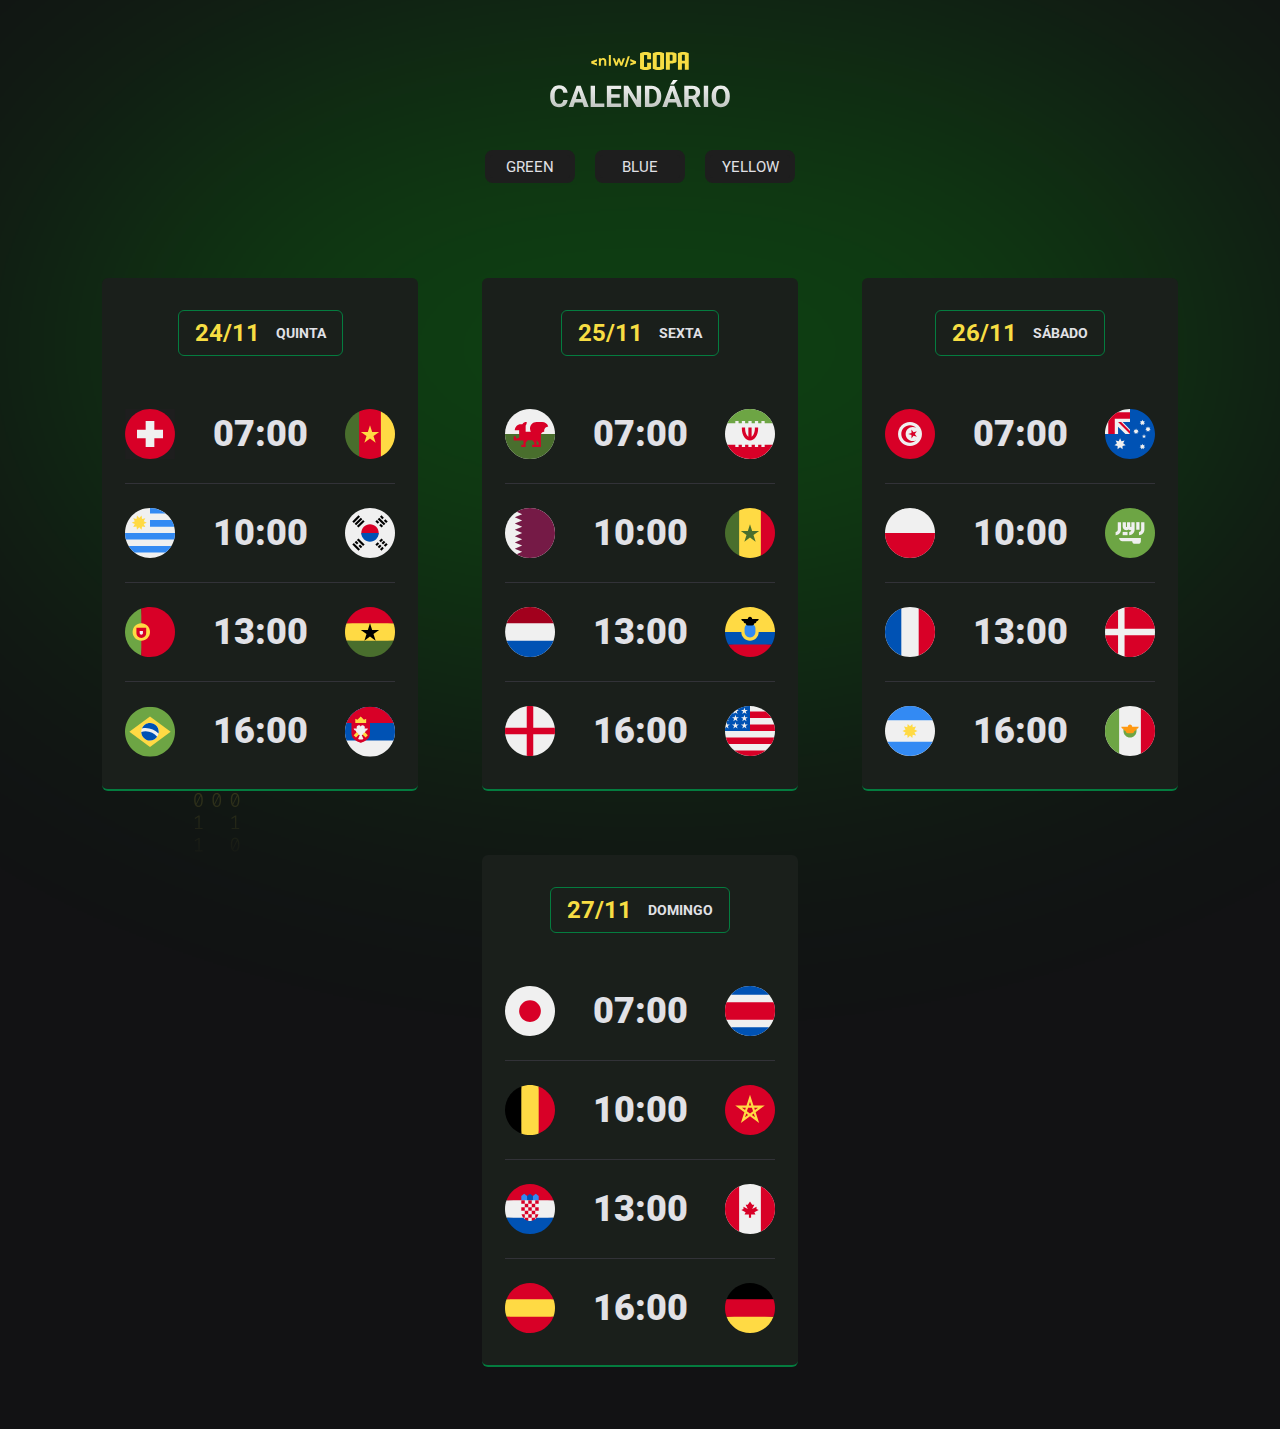
<file: index.html>
<!DOCTYPE html>
<html lang="pt-br">

    <head>
        <link rel="preconnect" href="https://fonts.googleapis.com">
        <link rel="preconnect" href="https://fonts.gstatic.com" crossorigin>
        <link href="https://fonts.googleapis.com/css2?family=Roboto:wght@500;700;900&display=swap" rel="stylesheet">
        <meta charset="UTF-8">
        <meta http-equiv="X-UA-Compatible" content="IE=edge">
        <meta name="viewport" content="width=device-width, initial-scale=1.0">
        <link rel="stylesheet" href="style.css">
        <title>Calendário de Jogos - NLW Copa</title>
    </head>
    <body id="body" class="">
        <div id="app">
            <header>
                <img src="./assets/logo.svg" alt="Logo da NLW">
                <ul>
                    <li onclick="changeSiteLayoutGreen(), imageTransitionAnimation()">Green</li>
                    <li onclick="changeSiteLayoutBlue(), imageTransitionAnimation()">Blue</li>
                    <li onclick="changeSiteLayoutYellow(), imageTransitionAnimation()">Yellow</li>
                </ul>
            </header>
            <main id="cards"></main>
            <script src="./main.js"></script>
        </div>
    </body>
</html>
</file>
<file: style.css>
* {
    padding: 0;
    margin: 0;
    box-sizing: border-box;
    font-family: "Roboto", sans-serif;
}

ul {
    list-style: none;
}

:root {
    --site-layout-card-bottom-border: #047C3F;
    --site-layout-date-border: #047C3F;
    --site-layout-card-bg-color: #1A1F1B;
    --site-layout-background: url(./assets/background.svg);
}

body.blue {
    --site-layout-card-bottom-border: #338AF3;
    --site-layout-date-border: #338AF3;
    --site-layout-card-bg-color: #202024;
    --site-layout-background: url(./assets/bluebg.svg);
}

body.yellow {
    --site-layout-card-bottom-border: #F7DD43;
    --site-layout-date-border: #746615;
    --site-layout-card-bg-color: #1D1C19;
    --site-layout-background: url(./assets/yellowbg.svg);
}

body {
    background-color: #121214;
    background-image: var(--site-layout-background);
    background-position: top center;
    background-repeat: no-repeat;
    background-size: 100%;
}

#app {
    width: fit-content;
    margin: 30px auto;
}

header {
    margin-bottom: 63px;
    text-align: center;
    margin-top: 52px;
}

header ul {
    display: flex;
    justify-content: center;
    padding-top: 30px;
    gap: 20px;
}

header ul li:hover {
    cursor: pointer;
    transform: scale(1.1);
}

header ul li {
    transition: transform 0.5s;
    width: 90px;
    height: 33px;
    font-size: 15px;
    text-decoration: none;
    color: #E1E1E6;
    background-color: #1E1E1E;
    border: solid #1E1E1E;
    border-width: 5px;
    text-transform: uppercase;
    border-radius: 8px;
    display: flex;
    align-items: center;
    justify-content: center;
}

.card {
    padding: 32px 23px;
    text-align: center;
    background: var(--site-layout-card-bg-color);
    border-bottom: 2px solid var(--site-layout-card-bottom-border);
    border-radius: 6px;
    margin: 32px;
    
}

.card h2 {
    display: flex;
    justify-content: center;
    align-items: center;
    gap: 16px;
    border: 1px solid var(--site-layout-date-border);
    border-radius: 6px;
    padding: 8px 16px;
    color: #F7DD43;
    font-weight: 700;
    font-size: 24px;
    margin-bottom: 53px;
    width: fit-content;
    margin-inline: auto;

}

.card h2 span{
    display: flex;
    text-transform: uppercase;
    align-items: center;
    font-weight: 700;
    font-size: 14px;
    color: #E1E1E6;
}

strong{
    font-weight: 900;
    font-size: 36px;
    line-height: 125%;
    color: #E1E1E6;
}

.card ul li{
    display: flex;
    align-items: center;
    justify-content: space-between;
    width: 270px;
}

.card ul li + li{
    border-top: 1px #323238 solid;
    padding-top: 24px;
}

.card ul{
    display: flex;
    flex-direction: column;
    gap: 24px;
}

.card ul li img{
    width: 50px;
}

.card ul li img:hover,
.card ul li strong:hover {
    transform: scale(1.2);
}

.card ul li img,
.card ul li strong {
    transition: transform 0.3s;
}


@media (min-width: 765px) {
    #cards {
        display: flex;
        flex-direction: row;
        flex-wrap: wrap;
        justify-content: center;
    }

}
</file>
